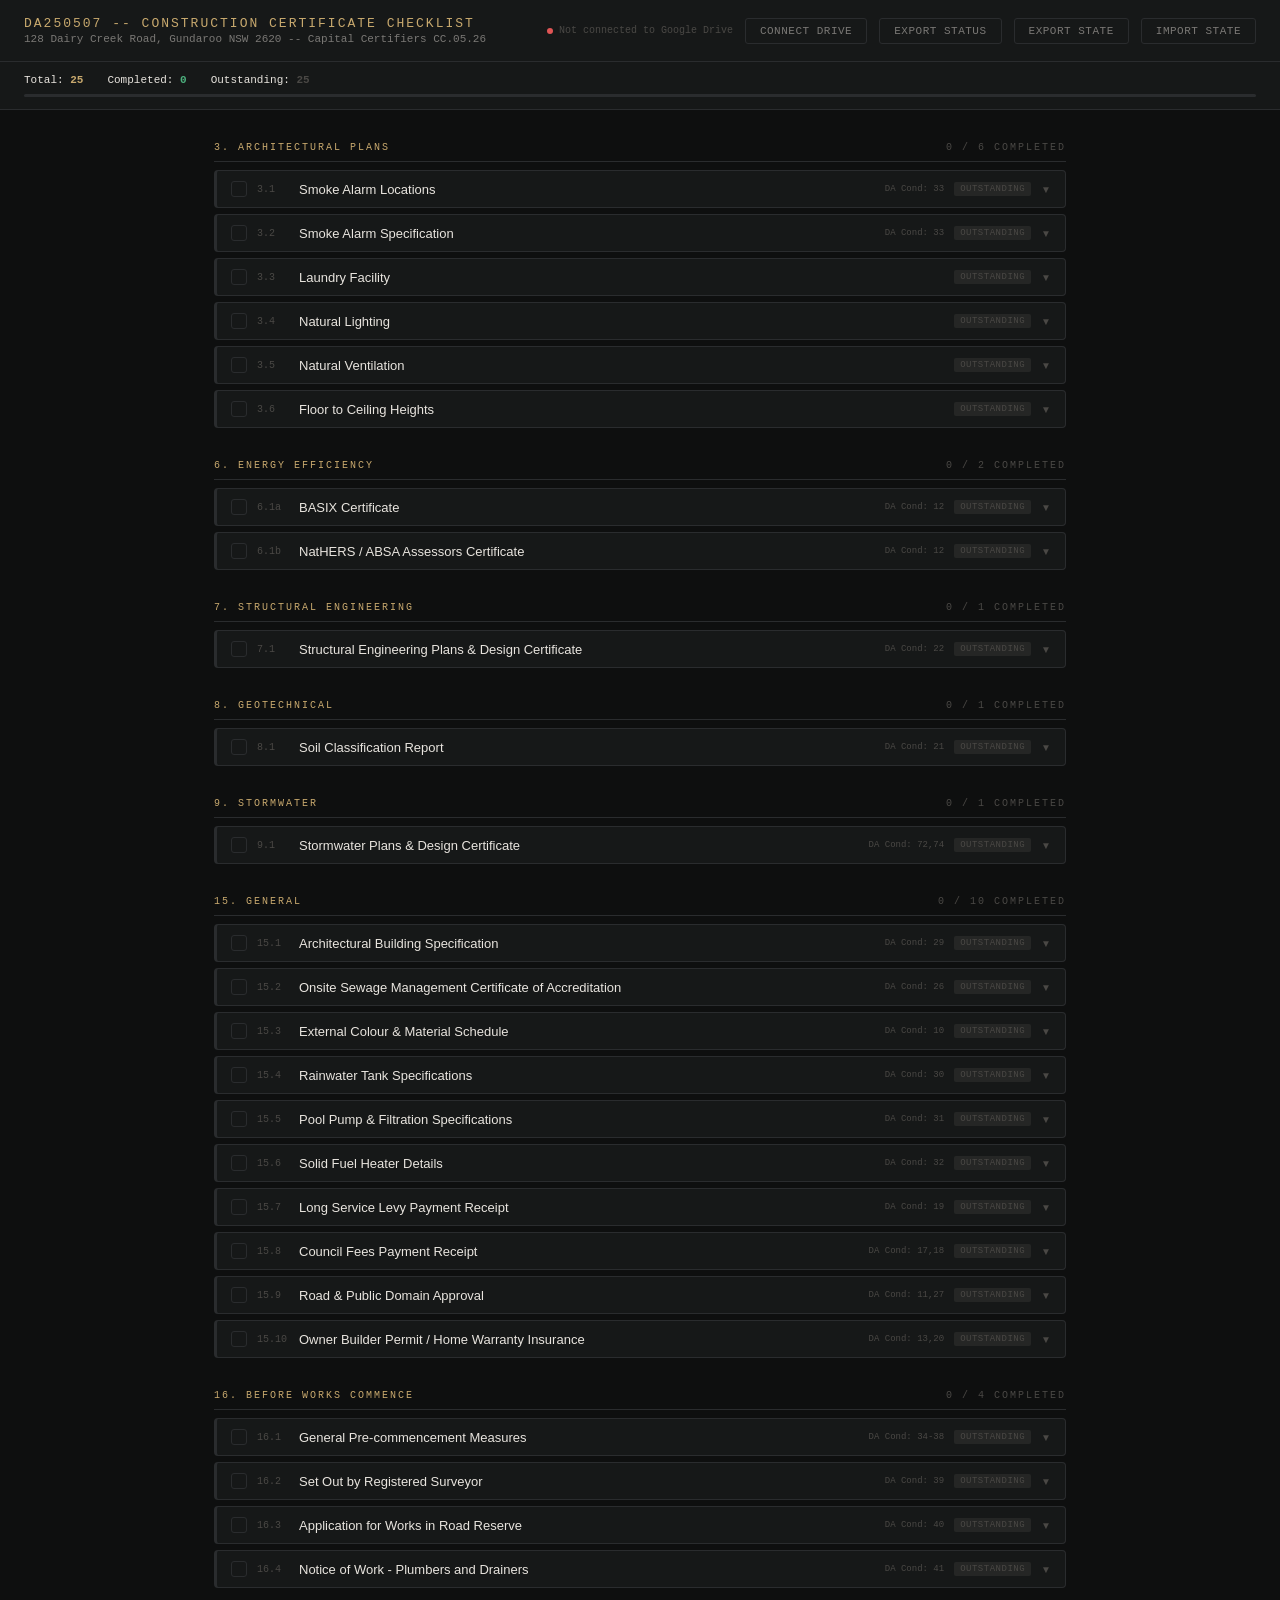
<file: cc-checklist.html>
<!DOCTYPE html>
<html lang="en">
<head>
<meta charset="UTF-8">
<meta name="viewport" content="width=device-width, initial-scale=1.0">
<title>DA250507 — CC Checklist</title>
<style>
  :root {
    --bg: #0e0f0f;
    --surface: #161818;
    --surface2: #1e2021;
    --border: #2a2c2e;
    --text: #e8e4de;
    --text-muted: #7a7875;
    --text-dim: #4a4845;
    --green: #4caf7d;
    --orange: #e07f3a;
    --red: #e05555;
    --blue: #5b8fcc;
    --accent: #c8a96e;
    --mono: 'IBM Plex Mono', monospace;
  }
  * { box-sizing: border-box; margin: 0; padding: 0; }
  body { background: var(--bg); color: var(--text); font-family: 'IBM Plex Sans', 'Segoe UI', sans-serif; font-size: 14px; min-height: 100vh; }

  /* HEADER */
  .header { background: var(--surface); border-bottom: 1px solid var(--border); padding: 16px 24px; display: flex; align-items: center; justify-content: space-between; position: sticky; top: 0; z-index: 100; }
  .header-title { font-family: var(--mono); font-size: 13px; text-transform: uppercase; letter-spacing: 2px; color: var(--accent); }
  .header-sub { font-size: 11px; color: var(--text-muted); margin-top: 2px; font-family: var(--mono); }
  .header-right { display: flex; align-items: center; gap: 12px; }
  .btn { padding: 6px 14px; border-radius: 3px; font-family: var(--mono); font-size: 11px; text-transform: uppercase; letter-spacing: 0.5px; cursor: pointer; border: 1px solid; transition: all 0.15s; }
  .btn-primary { background: var(--accent); border-color: var(--accent); color: var(--bg); }
  .btn-primary:hover { opacity: 0.85; }
  .btn-ghost { background: transparent; border-color: var(--border); color: var(--text-muted); }
  .btn-ghost:hover { border-color: var(--accent); color: var(--accent); }
  .auth-status { font-family: var(--mono); font-size: 10px; color: var(--text-dim); display: flex; align-items: center; gap: 6px; }
  .auth-dot { width: 6px; height: 6px; border-radius: 50%; background: var(--red); }
  .auth-dot.connected { background: var(--green); }

  /* PROGRESS */
  .progress-bar { background: var(--surface); border-bottom: 1px solid var(--border); padding: 12px 24px; }
  .progress-stats { display: flex; gap: 24px; margin-bottom: 8px; }
  .progress-stat { font-family: var(--mono); font-size: 11px; }
  .progress-stat span { color: var(--accent); font-weight: 600; }
  .progress-track { height: 3px; background: var(--border); border-radius: 2px; overflow: hidden; }
  .progress-fill { height: 100%; background: var(--green); border-radius: 2px; transition: width 0.3s; }

  /* CONTENT */
  .content { max-width: 900px; margin: 0 auto; padding: 24px; }

  /* SECTION */
  .section-block { margin-bottom: 24px; }
  .section-heading { font-family: var(--mono); font-size: 10px; text-transform: uppercase; letter-spacing: 2px; color: var(--accent); padding: 8px 0; border-bottom: 1px solid var(--border); margin-bottom: 8px; display: flex; justify-content: space-between; align-items: center; }
  .section-count { color: var(--text-dim); }

  /* CHECKLIST ITEM */
  .checklist-item { background: var(--surface); border: 1px solid var(--border); border-radius: 4px; margin-bottom: 6px; overflow: hidden; transition: border-color 0.15s; }
  .checklist-item:hover { border-color: #3a3c3e; }
  .checklist-item.status-completed { border-left: 3px solid var(--green); }
  .checklist-item.status-outstanding { border-left: 3px solid var(--border); }

  .item-header { padding: 10px 14px; display: flex; align-items: center; gap: 10px; cursor: pointer; }
  .item-check { width: 16px; height: 16px; border: 1px solid var(--border); border-radius: 3px; flex-shrink: 0; display: flex; align-items: center; justify-content: center; font-size: 10px; transition: all 0.15s; }
  .status-completed .item-check { background: var(--green); border-color: var(--green); color: var(--bg); }

  .item-num { font-family: var(--mono); font-size: 10px; color: var(--text-dim); min-width: 32px; }
  .item-title { flex: 1; font-size: 13px; font-weight: 500; }
  .item-da { font-family: var(--mono); font-size: 9px; color: var(--text-dim); white-space: nowrap; }
  .item-status-badge { font-family: var(--mono); font-size: 9px; padding: 2px 6px; border-radius: 2px; text-transform: uppercase; letter-spacing: 0.5px; white-space: nowrap; }
  .badge-outstanding { background: rgba(122,120,117,0.15); color: var(--text-dim); }
  .badge-completed { background: rgba(76,175,125,0.15); color: var(--green); }
  .item-expand { color: var(--text-dim); font-size: 10px; transition: transform 0.2s; }
  .item-expand.open { transform: rotate(180deg); }

  /* ITEM DETAIL */
  .item-detail { border-top: 1px solid var(--border); padding: 12px 14px; background: var(--surface2); display: none; }
  .item-detail.open { display: block; }
  .item-description { font-size: 12px; color: var(--text-muted); line-height: 1.6; margin-bottom: 12px; }
  .item-actions { display: flex; gap: 8px; flex-wrap: wrap; align-items: center; margin-bottom: 10px; }
  .status-select { background: var(--surface); border: 1px solid var(--border); color: var(--text); padding: 5px 10px; font-family: var(--mono); font-size: 10px; border-radius: 3px; cursor: pointer; }
  .notes-input { width: 100%; background: var(--surface); border: 1px solid var(--border); color: var(--text); padding: 7px 10px; font-family: var(--mono); font-size: 11px; border-radius: 3px; margin-bottom: 10px; resize: vertical; min-height: 48px; }
  .notes-input:focus { outline: none; border-color: var(--accent); }

  /* FILE UPLOAD */
  .upload-zone { border: 1px dashed var(--border); border-radius: 3px; padding: 10px 14px; display: flex; align-items: center; gap: 10px; cursor: pointer; transition: all 0.15s; }
  .upload-zone:hover { border-color: var(--accent); background: rgba(200,169,110,0.05); }
  .upload-zone-text { font-family: var(--mono); font-size: 10px; color: var(--text-muted); }
  .upload-zone-text strong { color: var(--accent); }
  .upload-input { display: none; }

  /* UPLOADED FILES */
  .uploaded-files { margin-top: 8px; }
  .uploaded-file { display: flex; align-items: center; gap: 8px; padding: 6px 10px; background: rgba(76,175,125,0.08); border: 1px solid rgba(76,175,125,0.2); border-radius: 3px; margin-bottom: 4px; }
  .uploaded-file-name { font-family: var(--mono); font-size: 10px; color: var(--green); flex: 1; overflow: hidden; text-overflow: ellipsis; white-space: nowrap; }
  .uploaded-file-link { font-family: var(--mono); font-size: 9px; color: var(--blue); text-decoration: none; }
  .uploaded-file-link:hover { text-decoration: underline; }
  .upload-progress { font-family: var(--mono); font-size: 10px; color: var(--orange); display: flex; align-items: center; gap: 6px; }

  /* TOAST */
  .toast { position: fixed; bottom: 20px; right: 20px; z-index: 9999; background: var(--surface2); border: 1px solid var(--green); color: var(--text); padding: 10px 16px; border-radius: 4px; font-size: 12px; font-family: var(--mono); box-shadow: 0 4px 12px rgba(0,0,0,0.4); animation: fadeIn 0.2s; }
  .toast.error { border-color: var(--red); }
  .toast.warning { border-color: var(--orange); }
  @keyframes fadeIn { from { opacity: 0; transform: translateY(8px); } to { opacity: 1; transform: translateY(0); } }

  /* SPINNER */
  @keyframes spin { to { transform: rotate(360deg); } }
  .spinner { width: 10px; height: 10px; border: 1.5px solid currentColor; border-top-color: transparent; border-radius: 50%; display: inline-block; animation: spin 0.7s linear infinite; }
</style>
</head>
<body>

<div class="header">
  <div>
    <div class="header-title">DA250507 -- Construction Certificate Checklist</div>
    <div class="header-sub">128 Dairy Creek Road, Gundaroo NSW 2620 -- Capital Certifiers CC.05.26</div>
  </div>
  <div class="header-right">
    <div class="auth-status">
      <div class="auth-dot" id="auth-dot"></div>
      <span id="auth-label">Not connected to Google Drive</span>
    </div>
    <button class="btn btn-ghost" id="btn-auth" onclick="handleAuth()">Connect Drive</button>
    <button class="btn btn-ghost" onclick="exportStatus()">Export Status</button>
    <button class="btn btn-ghost" onclick="exportStateJson()">Export State</button>
    <button class="btn btn-ghost" onclick="document.getElementById('import-input').click()">Import State</button>
    <input type="file" id="import-input" accept=".json" style="display:none" onchange="importStateJson(this)">
  </div>
</div>

<div class="progress-bar">
  <div class="progress-stats">
    <div class="progress-stat">Total: <span id="stat-total">0</span></div>
    <div class="progress-stat">Completed: <span id="stat-completed" style="color:var(--green)">0</span></div>
    <div class="progress-stat">Outstanding: <span id="stat-outstanding" style="color:var(--text-dim)">0</span></div>
  </div>
  <div class="progress-track"><div class="progress-fill" id="progress-fill" style="width:0%"></div></div>
</div>

<div class="content" id="checklist-content"></div>

<script>
// ── CONFIG ──────────────────────────────────────────────────────────
var CLIENT_ID = '915894844697-9omjhav6sl4mrgnkqbooisig4e78aidn.apps.googleusercontent.com';
var DRIVE_FOLDER_ID = '1HDn1qHKOBrjQRBW3s9ZuacMtNcuc-e56';
var SCOPES = 'https://www.googleapis.com/auth/drive.file';
var DA_NUMBER = 'DA250507';

// ── CHECKLIST DATA ───────────────────────────────────────────────────
var SECTIONS = [
  {
    title: '3. Architectural Plans',
    items: [
      { id: '3.1', code: 'ARCH_SMOKE', title: 'Smoke Alarm Locations', da: '33', description: 'Plans must show smoke alarm locations complying with AS 3786:2014 and NCC 2022 Part 9.5.4. Required on each floor, at intermediate stair levels, outside bedrooms.' },
      { id: '3.2', code: 'ARCH_SMOKE2', title: 'Smoke Alarm Specification', da: '33', description: 'Specify whether smoke alarms comply with AS 3786:2014. Specific details and location must be clearly shown on plans.' },
      { id: '3.3', code: 'ARCH_LAUNDRY', title: 'Laundry Facility', da: '', description: 'Laundry facility to comprise washing machine and dedicated washtub within the same room to comply with NCC 2022 Part 10.4.1(c). Must be clearly identified on plans.' },
      { id: '3.4', code: 'ARCH_LIGHTING', title: 'Natural Lighting', da: '', description: 'Natural lighting required to all habitable rooms. Aggregate light transmitting area not less than 10% of floor area, open to sky. NCC 2022 Part 10.5.1.' },
      { id: '3.5', code: 'ARCH_VENT', title: 'Natural Ventilation', da: '', description: 'Natural ventilation required to all habitable rooms via window or door openings with ventilating area not less than 5% of floor area. NCC 2022 Part 10.6.' },
      { id: '3.6', code: 'ARCH_HEIGHTS', title: 'Floor to Ceiling Heights', da: '', description: 'Floor to ceiling heights of all rooms to be clearly indicated on plans. NCC 2022 Part 10.3 Room Heights. Sloped ceilings: required height for at least 2/3 of floor area.' },
    ]
  },
  {
    title: '6. Energy Efficiency',
    items: [
      { id: '6.1a', code: 'BASIX', title: 'BASIX Certificate', da: '12', description: 'Provide copy of BASIX certificate applicable to the proposal. Must be less than 3 months old if not referenced as approved document on DA consent. BASIX commitments to be clearly marked on plans.' },
      { id: '6.1b', code: 'NATHERS', title: 'NatHERS / ABSA Assessors Certificate', da: '12', description: 'If referenced on the BASIX Certificate, provide the Assessors Certificate (ABSA or NatHERS). Commitment areas and energy commitments to be checked during construction phase.' },
    ]
  },
  {
    title: '7. Structural Engineering',
    items: [
      { id: '7.1', code: 'STRUCT', title: 'Structural Engineering Plans & Design Certificate', da: '22', description: 'Provide structural engineering plans endorsed with signature OR design certificate from registered practicing structural engineer on NER register, ACSE or accredited engineer. No exclusions (D&C elements, seismic restraints). Certification for entire structure. Drawings issued "For Construction".' },
    ]
  },
  {
    title: '8. Geotechnical',
    items: [
      { id: '8.1', code: 'GEO', title: 'Soil Classification Report', da: '21', description: 'Structural Engineering Plans must reference a soil classification report. Confirm compliant soil classification report submitted and referenced in Structural Engineering.' },
    ]
  },
  {
    title: '9. Stormwater',
    items: [
      { id: '9.1', code: 'STORM', title: 'Stormwater Plans & Design Certificate', da: '72,74', description: 'Stormwater Plans to minimum scale 1:100. Design certificate from hydraulic engineer stating design complies with NCC 2022 Part 3.3 Drainage and/or AS/NZS 3500.3:2021. Drawings issued "For Construction".' },
    ]
  },
  {
    title: '15. General',
    items: [
      { id: '15.1', code: 'SPEC', title: 'Architectural Building Specification', da: '29', description: 'Submit copies of general building housing specifications clearly referencing all clauses and parts of the BCA with Australian Standards required for the project. BCA reference and Australian Standards must be up to date with latest editions.' },
      { id: '15.2', code: 'SEWAGE', title: 'Onsite Sewage Management Certificate of Accreditation', da: '26', description: 'NSW Health Certificate of Accreditation for the on site sewage management system must be submitted to Council.' },
      { id: '15.3', code: 'COLOURS', title: 'External Colour & Material Schedule', da: '10', description: 'Colours and external materials must be compatible with those of existing development in the locality. Zincalume is not permitted for roof or wall panels.' },
      { id: '15.4', code: 'TANK', title: 'Rainwater Tank Specifications', da: '30', description: "Manufacturer's specifications of the rainwater tank to be installed must be submitted to the principal certifier." },
      { id: '15.5', code: 'POOL', title: 'Pool Pump & Filtration Specifications', da: '31', description: "Manufacturer's specifications of the swimming pool pump and filtration system must be submitted to and approved by the principal certifier and Council." },
      { id: '15.6', code: 'HEATER', title: 'Solid Fuel Heater Details', da: '32', description: 'Solid fuel heater details must be submitted to the principal certifier and Council.' },
      { id: '15.7', code: 'LSL', title: 'Long Service Levy Payment Receipt', da: '19', description: 'Provide receipt of payment of the long service levy for 0.25% of the cost of works (works over $250,000). Payment via Council or online via Service NSW. Cost of works on application and receipt must match.' },
      { id: '15.8', code: 'COUNCIL_FEES', title: 'Council Fees Payment Receipt', da: '17,18', description: 'Make payment as outlined in development consent conditions (bonds/deposits, guarantees, section 7.12 contributions) prior to issue of Construction Certificate. Forward receipt to certifying authority.' },
      { id: '15.9', code: 'ROAD', title: 'Road & Public Domain Approval', da: '11,27', description: 'Provide construction drawings for upgrading existing access crossing and paving of internal accessway. Provide copy of Road and Public Domain approval from Council, Section 138 of the Roads Act 1993.' },
      { id: '15.10', code: 'OB', title: 'Owner Builder Permit / Home Warranty Insurance', da: '13,20', description: 'Under Home Building Act 1989, domestic building works over $20,000 by licensed builders require Home Warranty Insurance or HBCF Certificate. Owner builders must provide copy of owner builder permit.' },
    ]
  },
  {
    title: '16. Before Works Commence',
    items: [
      { id: '16.1', code: 'PRE_GENERAL', title: 'General Pre-commencement Measures', da: '34-38', description: 'General measures to be in place before building work commences as per DA conditions 34, 35, 36, 37, 38.' },
      { id: '16.2', code: 'SURVEY_SET', title: 'Set Out by Registered Surveyor', da: '39', description: 'Building/s must be set out by a registered surveyor to verify the correct position of each structure in relation to property boundaries.' },
      { id: '16.3', code: 'ROAD_APP', title: 'Application for Works in Road Reserve', da: '40', description: 'Application for Activities in a Council Road Reserve (Form 35) must be lodged with and approved by Council.' },
      { id: '16.4', code: 'PLUMBER', title: 'Notice of Work - Plumbers and Drainers', da: '41', description: 'Each plumber and drainer must submit to Council a Notice of Work (Form 11) no later than two business days prior to works commencing.' },
    ]
  }
];

// ── STATE ────────────────────────────────────────────────────────────
var state = {};
var tokenClient = null;
var accessToken = null;
var gapiReady = false;
var gisReady = false;

function loadState() {
  var saved = localStorage.getItem('cc_checklist_state');
  if (saved) {
    try { state = JSON.parse(saved); } catch(e) { state = {}; }
  }
}

function saveState() {
  localStorage.setItem('cc_checklist_state', JSON.stringify(state));
}

function getItem(id) {
  if (!state[id]) state[id] = { status: 'outstanding', notes: '', files: [] };
  return state[id];
}

// ── AUTH ─────────────────────────────────────────────────────────────
function initGapi() {
  gapi.load('client', function() {
    gapi.client.init({
      apiKey: '',
      discoveryDocs: ['https://www.googleapis.com/discovery/v1/apis/drive/v3/rest'],
    }).then(function() {
      gapiReady = true;
      checkReady();
    });
  });
}

function initGis() {
  tokenClient = google.accounts.oauth2.initTokenClient({
    client_id: CLIENT_ID,
    scope: SCOPES,
    callback: function(response) {
      if (response.error) { showToast('Auth error: ' + response.error, 'error'); return; }
      accessToken = response.access_token;
      gapi.client.setToken({ access_token: accessToken });
      updateAuthUI(true);
      showToast('Connected to Google Drive', 'success');
    },
  });
  gisReady = true;
  checkReady();
}

function checkReady() {
  if (gapiReady && gisReady) {
    var saved = localStorage.getItem('cc_drive_token');
    if (saved) {
      accessToken = saved;
      gapi.client.setToken({ access_token: saved });
      updateAuthUI(true);
    }
  }
}

function handleAuth() {
  if (accessToken) {
    accessToken = null;
    localStorage.removeItem('cc_drive_token');
    gapi.client.setToken(null);
    updateAuthUI(false);
    showToast('Disconnected from Google Drive');
    return;
  }
  if (!tokenClient) { showToast('Auth not ready yet, try again', 'warning'); return; }
  tokenClient.requestAccessToken({ prompt: 'consent' });
}

function updateAuthUI(connected) {
  var dot = document.getElementById('auth-dot');
  var label = document.getElementById('auth-label');
  var btn = document.getElementById('btn-auth');
  if (connected) {
    dot.classList.add('connected');
    label.textContent = 'Connected to Google Drive';
    btn.textContent = 'Disconnect';
    if (accessToken) localStorage.setItem('cc_drive_token', accessToken);
  } else {
    dot.classList.remove('connected');
    label.textContent = 'Not connected to Google Drive';
    btn.textContent = 'Connect Drive';
  }
}

// ── DRIVE UPLOAD ──────────────────────────────────────────────────────
function generateFileName(itemId, code, originalName) {
  var ext = originalName.split('.').pop().toLowerCase();
  var today = new Date();
  var date = today.getFullYear().toString() +
    String(today.getMonth()+1).padStart(2,'0') +
    String(today.getDate()).padStart(2,'0');
  var desc = originalName.replace(/\.[^.]+$/, '').replace(/[^a-zA-Z0-9]/g, '_').replace(/_+/g,'_').substring(0,30);
  return DA_NUMBER + '_CC_' + itemId + '_' + code + '_' + desc + '_' + date + '.' + ext;
}

async function uploadToDrive(file, itemId, code, progressEl) {
  if (!accessToken) {
    showToast('Connect to Google Drive first', 'warning');
    return null;
  }

  var fileName = generateFileName(itemId, code, file.name);
  progressEl.innerHTML = '<span class="spinner"></span> Uploading ' + fileName + '...';

  try {
    var metadata = {
      name: fileName,
      parents: [DRIVE_FOLDER_ID],
    };

    var form = new FormData();
    form.append('metadata', new Blob([JSON.stringify(metadata)], { type: 'application/json' }));
    form.append('file', file);

    var response = await fetch('https://www.googleapis.com/upload/drive/v3/files?uploadType=multipart&fields=id,name,webViewLink', {
      method: 'POST',
      headers: { 'Authorization': 'Bearer ' + accessToken },
      body: form,
    });

    if (!response.ok) {
      var err = await response.json();
      if (response.status === 401) {
        accessToken = null;
        localStorage.removeItem('cc_drive_token');
        updateAuthUI(false);
        showToast('Drive session expired - please reconnect', 'error');
        return null;
      }
      throw new Error(err.error && err.error.message || 'Upload failed');
    }

    var data = await response.json();
    progressEl.innerHTML = '';
    return { id: data.id, name: fileName, url: data.webViewLink };

  } catch(e) {
    progressEl.innerHTML = '';
    showToast('Upload failed: ' + e.message, 'error');
    return null;
  }
}

// ── RENDER ────────────────────────────────────────────────────────────
function render() {
  var html = '';
  var totalItems = 0;
  var completed = 0, outstanding = 0;

  SECTIONS.forEach(function(section) {
    var sectionDone = 0;
    var sectionHtml = '';

    section.items.forEach(function(item) {
      totalItems++;
      var s = getItem(item.id);
      if (s.status === 'completed') { completed++; sectionDone++; }
      else outstanding++;

      var badgeClass = 'badge-' + s.status;
      var badgeText = s.status === 'completed' ? 'Completed' : 'Outstanding';
      var checkIcon = s.status === 'completed' ? '&#10003;' : '';

      var filesHtml = '';
      if (s.files && s.files.length) {
        filesHtml = '<div class="uploaded-files">' +
          s.files.map(function(f) {
            return '<div class="uploaded-file">' +
              '<span class="uploaded-file-name">&#10003; ' + f.name + '</span>' +
              (f.url ? '<a class="uploaded-file-link" href="' + f.url + '" target="_blank">View in Drive</a>' : '') +
              '</div>';
          }).join('') +
          '</div>';
      }

      sectionHtml += '<div class="checklist-item status-' + s.status + '" id="item-' + item.id + '">' +
        '<div class="item-header" onclick="toggleItem(\'' + item.id + '\')">' +
          '<div class="item-check">' + checkIcon + '</div>' +
          '<div class="item-num">' + item.id + '</div>' +
          '<div class="item-title">' + item.title + '</div>' +
          (item.da ? '<div class="item-da">DA Cond: ' + item.da + '</div>' : '') +
          '<div class="item-status-badge ' + badgeClass + '">' + badgeText + '</div>' +
          '<div class="item-expand" id="expand-' + item.id + '">&#9660;</div>' +
        '</div>' +
        '<div class="item-detail" id="detail-' + item.id + '">' +
          '<div class="item-description">' + item.description + '</div>' +
          '<div class="item-actions">' +
            '<button class="btn ' + (s.status === 'completed' ? 'btn-primary' : 'btn-ghost') + '" onclick="toggleStatus(\'' + item.id + '\')">' +
              (s.status === 'completed' ? '&#10003; Completed' : 'Mark Complete') +
            '</button>' +
          '</div>' +
          '<textarea class="notes-input" placeholder="Notes (contact, status, follow-up...)" onblur="updateNotes(\'' + item.id + '\', this.value)">' + (s.notes||'') + '</textarea>' +
          '<div class="upload-zone" onclick="document.getElementById(\'upload-' + item.id + '\').click()">' +
            '<input type="file" class="upload-input" id="upload-' + item.id + '" onchange="handleUpload(\'' + item.id + '\', \'' + item.code + '\', this)" multiple accept=".pdf,.doc,.docx,.jpg,.jpeg,.png">' +
            '<div class="upload-zone-text"><strong>Click to upload</strong> document to Google Drive -- will be named: <br>' + DA_NUMBER + '_CC_' + item.id + '_' + item.code + '_[filename]_[date].pdf</div>' +
          '</div>' +
          '<div id="progress-' + item.id + '"></div>' +
          filesHtml +
        '</div>' +
      '</div>';
    });

    html += '<div class="section-block">' +
      '<div class="section-heading">' +
        section.title +
        '<span class="section-count">' + sectionDone + ' / ' + section.items.length + ' completed</span>' +
      '</div>' +
      sectionHtml +
      '</div>';
  });

  document.getElementById('checklist-content').innerHTML = html;
  document.getElementById('stat-total').textContent = totalItems;
  document.getElementById('stat-completed').textContent = completed;
  document.getElementById('stat-outstanding').textContent = outstanding;
  var pct = totalItems > 0 ? Math.round((completed / totalItems) * 100) : 0;
  document.getElementById('progress-fill').style.width = pct + '%';
}

// ── INTERACTIONS ──────────────────────────────────────────────────────
function toggleItem(id) {
  var detail = document.getElementById('detail-' + id);
  var expand = document.getElementById('expand-' + id);
  var isOpen = detail.classList.contains('open');
  detail.classList.toggle('open', !isOpen);
  expand.classList.toggle('open', !isOpen);
}

function toggleStatus(id) {
  var item = getItem(id);
  item.status = item.status === 'completed' ? 'outstanding' : 'completed';
  saveState();
  render();
  toggleItem(id);
}

function updateNotes(id, notes) {
  getItem(id).notes = notes;
  saveState();
}

async function handleUpload(itemId, code, input) {
  var files = Array.from(input.files);
  if (!files.length) return;
  var progressEl = document.getElementById('progress-' + itemId);

  for (var i = 0; i < files.length; i++) {
    var result = await uploadToDrive(files[i], itemId, code, progressEl);
    if (result) {
      var item = getItem(itemId);
      if (!item.files) item.files = [];
      item.files.push(result);
      saveState();
      showToast('Uploaded: ' + result.name, 'success');
      render();
      toggleItem(itemId);
    }
  }
  input.value = '';
}

function exportStatus() {
  var lines = ['DA250507 -- CC Checklist Status -- ' + new Date().toLocaleDateString('en-AU'), ''];
  SECTIONS.forEach(function(section) {
    lines.push(section.title);
    section.items.forEach(function(item) {
      var s = getItem(item.id);
      var status = s.status === 'completed' ? 'Completed' : 'Outstanding';
      lines.push('  [' + item.id + '] ' + item.title + ' -- ' + status);
      if (s.notes) lines.push('      Notes: ' + s.notes);
      if (s.files && s.files.length) {
        s.files.forEach(function(f) { lines.push('      File: ' + f.name); });
      }
    });
    lines.push('');
  });

  var blob = new Blob([lines.join('\n')], { type: 'text/plain' });
  var a = document.createElement('a');
  a.href = URL.createObjectURL(blob);
  a.download = 'DA250507_CC_Checklist_Status_' + new Date().toISOString().slice(0,10) + '.txt';
  a.click();
}

function showToast(message, type) {
  type = type || 'success';
  var colors = { success: 'var(--green)', error: 'var(--red)', warning: 'var(--orange)' };
  var toast = document.createElement('div');
  toast.className = 'toast' + (type !== 'success' ? ' ' + type : '');
  toast.style.borderColor = colors[type] || colors.success;
  toast.textContent = message;
  document.body.appendChild(toast);
  setTimeout(function() { toast.remove(); }, 3500);
}

// ── STATE EXPORT / IMPORT ─────────────────────────────────────────────
function exportStateJson() {
  var data = localStorage.getItem('cc_checklist_state') || '{}';
  var blob = new Blob([data], { type: 'application/json' });
  var a = document.createElement('a');
  a.href = URL.createObjectURL(blob);
  a.download = 'DA250507_CC_State_' + new Date().toISOString().slice(0,10) + '.json';
  a.click();
  showToast('State exported', 'success');
}

function importStateJson(input) {
  var file = input.files[0];
  if (!file) return;
  var reader = new FileReader();
  reader.onload = function(e) {
    try {
      var parsed = JSON.parse(e.target.result);
      localStorage.setItem('cc_checklist_state', JSON.stringify(parsed));
      loadState();
      render();
      showToast('State imported — ' + Object.keys(parsed).length + ' items restored', 'success');
    } catch(err) {
      showToast('Import failed: invalid JSON file', 'error');
    }
    input.value = '';
  };
  reader.readAsText(file);
}

// ── INIT ──────────────────────────────────────────────────────────────
loadState();
render();
</script>

<!-- Google APIs -->
<script src="https://apis.google.com/js/api.js" onload="initGapi()"></script>
<script src="https://accounts.google.com/gsi/client" onload="initGis()"></script>

</body>
</html>
</file>
